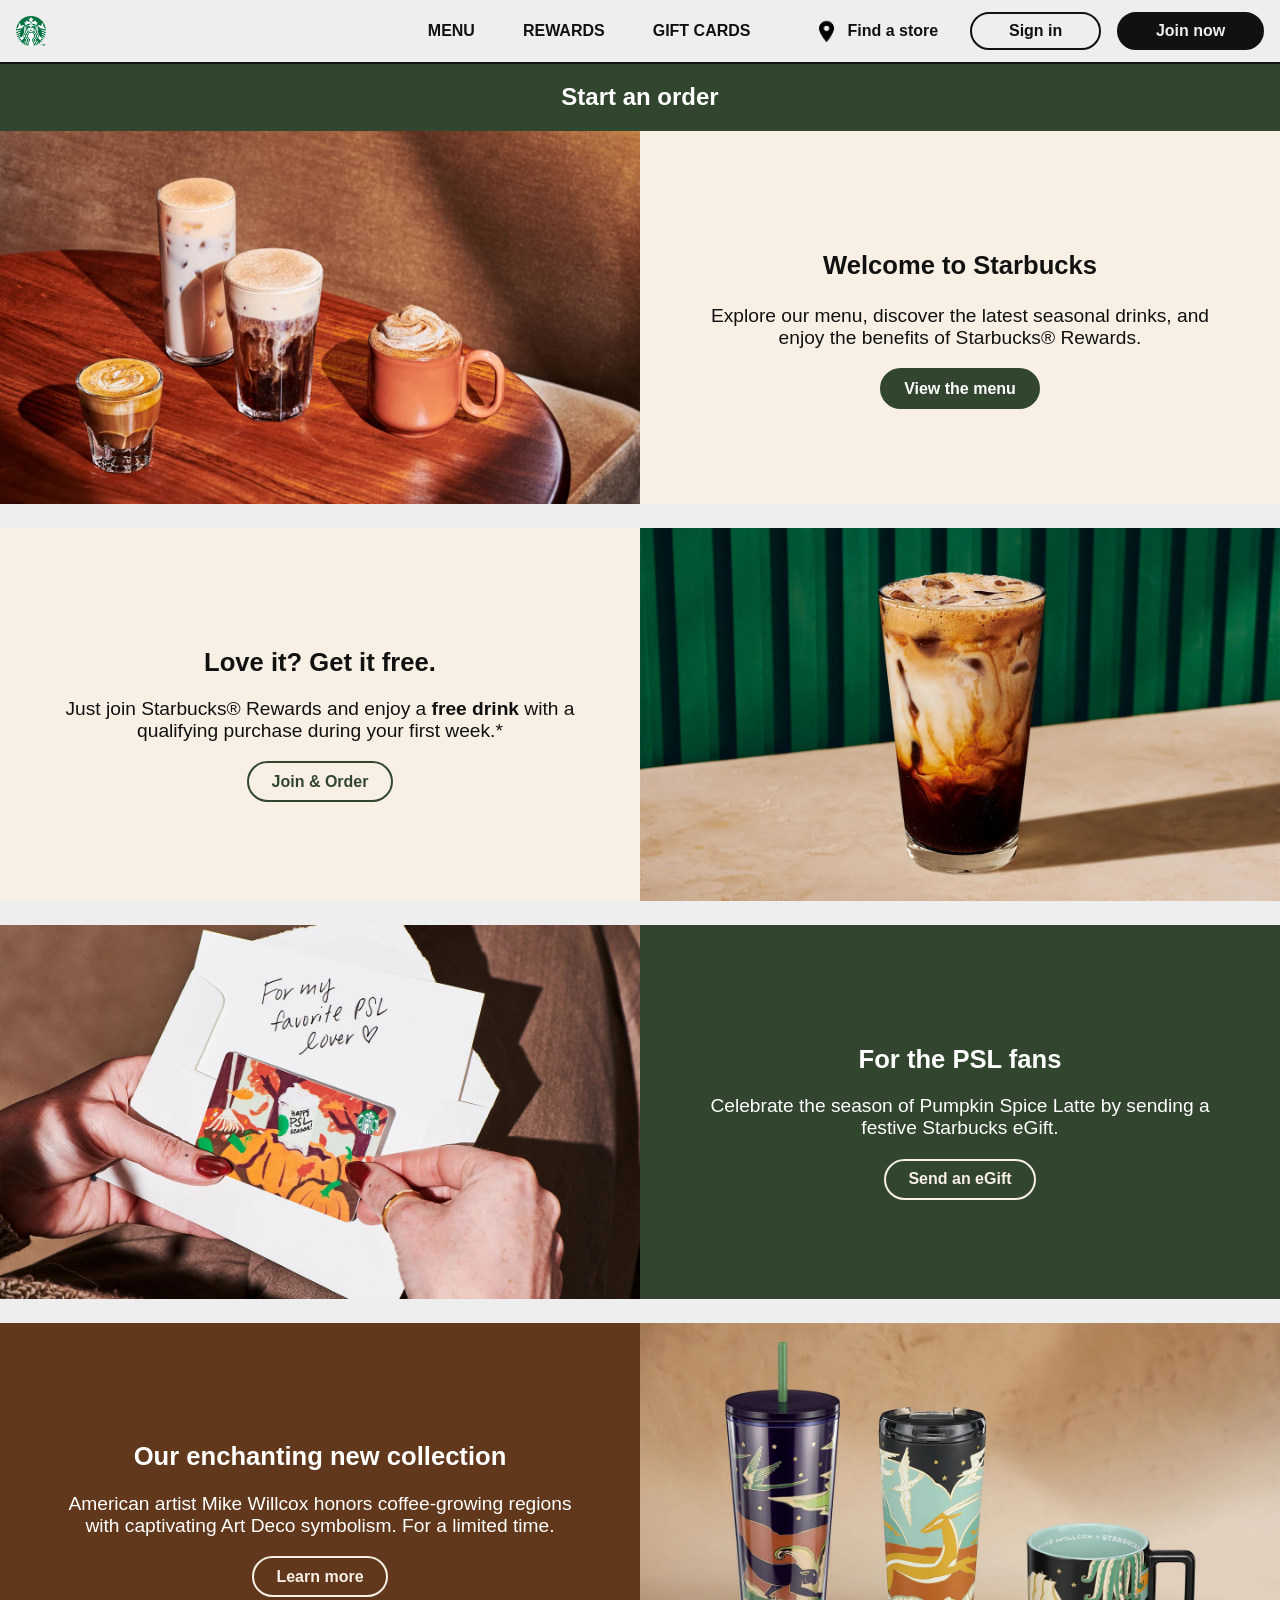
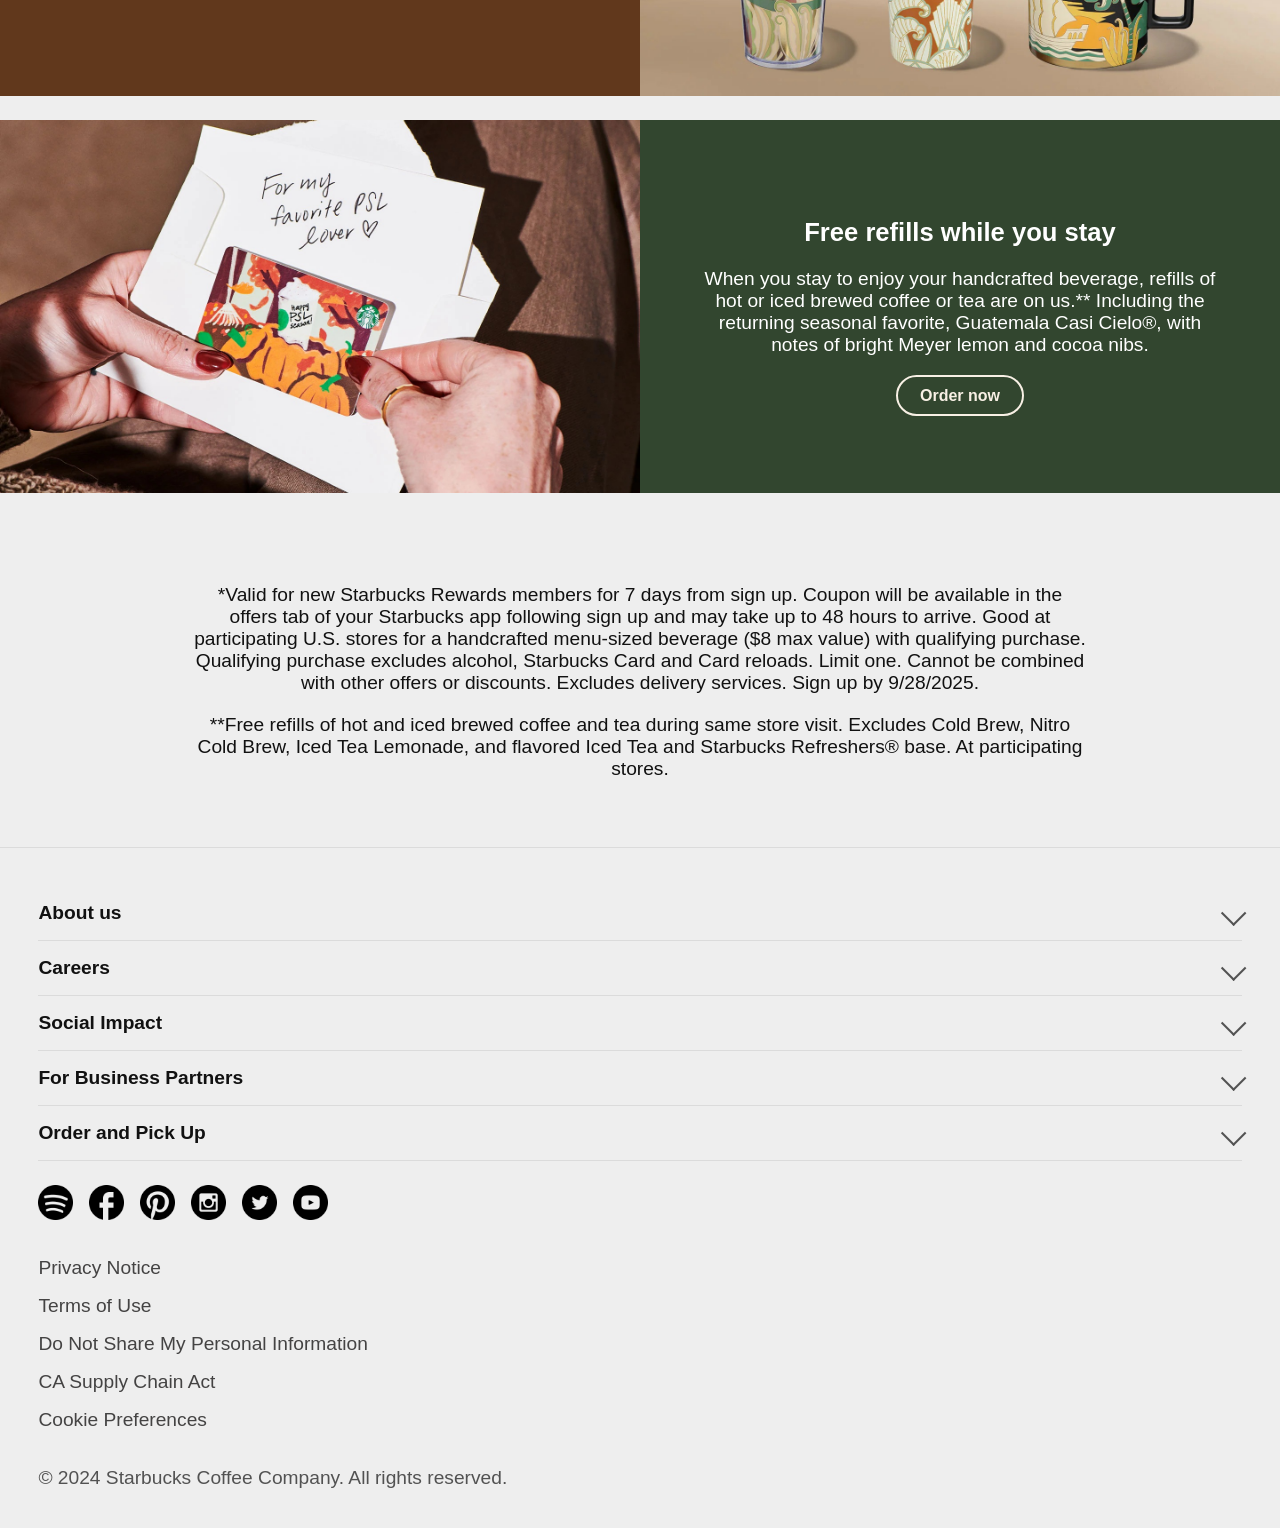
<file: index.html>
<!DOCTYPE html>
<html lang="nl">
	
<head>
	<meta charset="UTF-8">
	<meta name="author" content="jouw naam">
	<meta name="viewport" content="width=device-width, initial-scale=1">
	
	<title>Starbucks</title>
	
	<link href="styles/style.css" rel="stylesheet">
	<link rel="icon" type="image/svg+xml" href="images/logo.png">
</head>

<body>
	<a href="#main">Skip to main content</a>

	<header>
		  <a href="#">
    		<img src="images/logo.png" alt="Starbucks logo">
  		</a>
	 	<button>
    	<img src="images/icon-hamburger.png" alt="hamburger icoon">
  		</button>
		<nav>
			 <button><img src="images/icon-cross.png" alt="sluit icoon"></button>
			<ul>
				<li><a href="#">MENU</a></li>
				<li><a href="#">REWARDS</a></li>
				<li><a href="#">GIFT CARDS</a></li>
			</ul>
			<ul>
				<li><a href="#"><img src="images/icon-locatie.png" alt="locatie icoon">Find a store</a></li>
				<li><a href="#">Sign in</a></li>
				<li><a href="account.html">Join now</a></li>	
			</ul>	
		</nav>
	</header>

	<main id="main"> 
		<section>
			<a href="#">Start an order</a>
		</section>
	<section>
		<article>
			<img src="images/foto1.jpg" alt="Herfstdrankjes op een houten tafel">
      		<div>
			<h1>Welcome to Starbucks</h1>        		
		<p>Explore our menu, discover the latest seasonal drinks, and enjoy the benefits of Starbucks® Rewards.</p>
        		<a href="#">View the menu</a>
      		</div>
		</article>
		<article>
			<img src="images/foto2.jpg" alt="Herfstdrankjes op een houten tafel">
      		<div>
        		<h2>Love it? Get it free.</h2>
        		<p>Just join Starbucks® Rewards and enjoy a <strong>free drink</strong> with a qualifying purchase during your first week.*</p>
        		<a href="#">Join & Order</a>
      		</div>
		</article>
		<article>
			<img src="images/foto3.jpg" alt="Herfstdrankjes op een houten tafel">
      		<div>
        		<h2>For the PSL fans</h2>
        		<p>Celebrate the season of Pumpkin Spice Latte by sending a festive Starbucks eGift.</p>
        		<a href="#">Send an eGift</a>
      		</div>
		</article>
		<article>
			<img src="images/foto4.jpg" alt="Herfstdrankjes op een houten tafel">
      		<div>
        		<h2>Our enchanting new collection</h2>
        		<p>American artist Mike Willcox honors coffee-growing regions with captivating Art Deco symbolism. 
					For a limited time.</p>
        		<a href="#">Learn more</a>
      		</div>
		</article>
		<article>
			<img src="images/foto3.jpg" alt="Herfstdrankjes op een houten tafel">
      		<div>
        		<h2>Free refills while you stay</h2>
        		<p>When you stay to enjoy your handcrafted beverage, refills of hot or iced brewed coffee or tea are on us.** 
					Including the returning seasonal favorite, Guatemala Casi Cielo®, with notes of bright Meyer lemon and 
					cocoa nibs.</p>
        		<a href="#">Order now</a>
      		</div>
		</article>
 	</section>

	<section>
     	<p>*Valid for new Starbucks Rewards members for 7 days from sign up. Coupon will be available in the offers tab of 
			your Starbucks app following sign up and may take up to 48 hours to arrive. Good at participating U.S. stores for 
			a handcrafted menu-sized beverage ($8 max value) with qualifying purchase. Qualifying purchase excludes alcohol, 
			Starbucks Card and Card reloads. Limit one. Cannot be combined with other offers or discounts. Excludes delivery 
			services. Sign up by 9/28/2025.</p>
      	<p>**Free refills of hot and iced brewed coffee and tea during same store visit. Excludes Cold Brew, Nitro Cold Brew, 
			Iced Tea Lemonade, and flavored Iced Tea and Starbucks Refreshers® base. At participating stores.</p>
    </section>
	</main>


	<footer>
		<details>
        <summary>About us</summary>
        <ul>
          <li><a href="#">Our Company</a></li>
          <li><a href="#">Our Coffee</a></li>
          <li><a href="#">About Starbucks</a></li>
          <li><a href="#">Investor Relations</a></li>
          <li><a href="#">Customer Service</a></li>
          <li><a href="#">Contact Us</a></li>
        </ul>
   </details>

     <details>
    <summary>Careers</summary>
        <ul>
          <li><a href="#">Culture and Values</a></li>
          <li><a href="#">Working at Starbucks</a></li>
          <li><a href="#">College Achievement Plan</a></li>
          <li><a href="#">International Careers</a></li>
        </ul>
      </details>

  <details>
    <summary>Social Impact</summary>
        <ul>
          <li><a href="#">Communities</a></li>
          <li><a href="#">Starbucks Foundation</a></li>
          <li><a href="#">Sustainability</a></li>
          <li><a href="#">Environmental &amp; Social Impact Reporting</a></li>
        </ul>
    </details>

  <details>
    <summary>For Business Partners</summary>
        <ul>
          <li><a href="#">Landlord Support Center</a></li>
          <li><a href="#">Suppliers</a></li>
          <li><a href="#">Corporate Gift Card Sales</a></li>
          <li><a href="#">Office and Foodservice Coffee</a></li>
        </ul>
        </details>

  <details>
    <summary>Order and Pick Up</summary>
        <ul>
          <li><a href="#">Order on the App</a></li>
          <li><a href="#">Order on the Web</a></li>
          <li><a href="#">Delivery</a></li>
          <li><a href="#">Order and Pick Up Options</a></li>
          <li><a href="#">Explore and Find Coffee for Home</a></li>
        </ul>
     </details>
   


      <ul>
		<li><a href="#"><img src="images/icon-spotify.png" alt="Spotify logo"></a></li>
		<li><a href="#"><img src="images/icon-facebook.png" alt="Facebook logo"></a></li>
		<li><a href="#"><img src="images/icon-pinterest.png" alt="Pinterest logo"></a></li>
		<li><a href="#"><img src="images/icon-instagram.png" alt="Instagram logo"></a></li>
		<li><a href="#"><img src="images/icon-twitter.png" alt="Twitter logo"></a></li>
		<li><a href="#"><img src="images/icon-youtube.png" alt="YouTube logo"></a></li>
      </ul>

      <ul>
        <li><a href="#">Privacy Notice</a></li>
        <li><a href="#">Terms of Use</a></li>
        <li><a href="#">Do Not Share My Personal Information</a></li>
        <li><a href="#">CA Supply Chain Act</a></li>
        <li><a href="#">Cookie Preferences</a></li>
      	</ul>
	  <p>© 2024 Starbucks Coffee Company. All rights reserved.</p>
  </footer>

	<script defer src="scripts/script.js"></script>
</body>
	
</html>
</file>
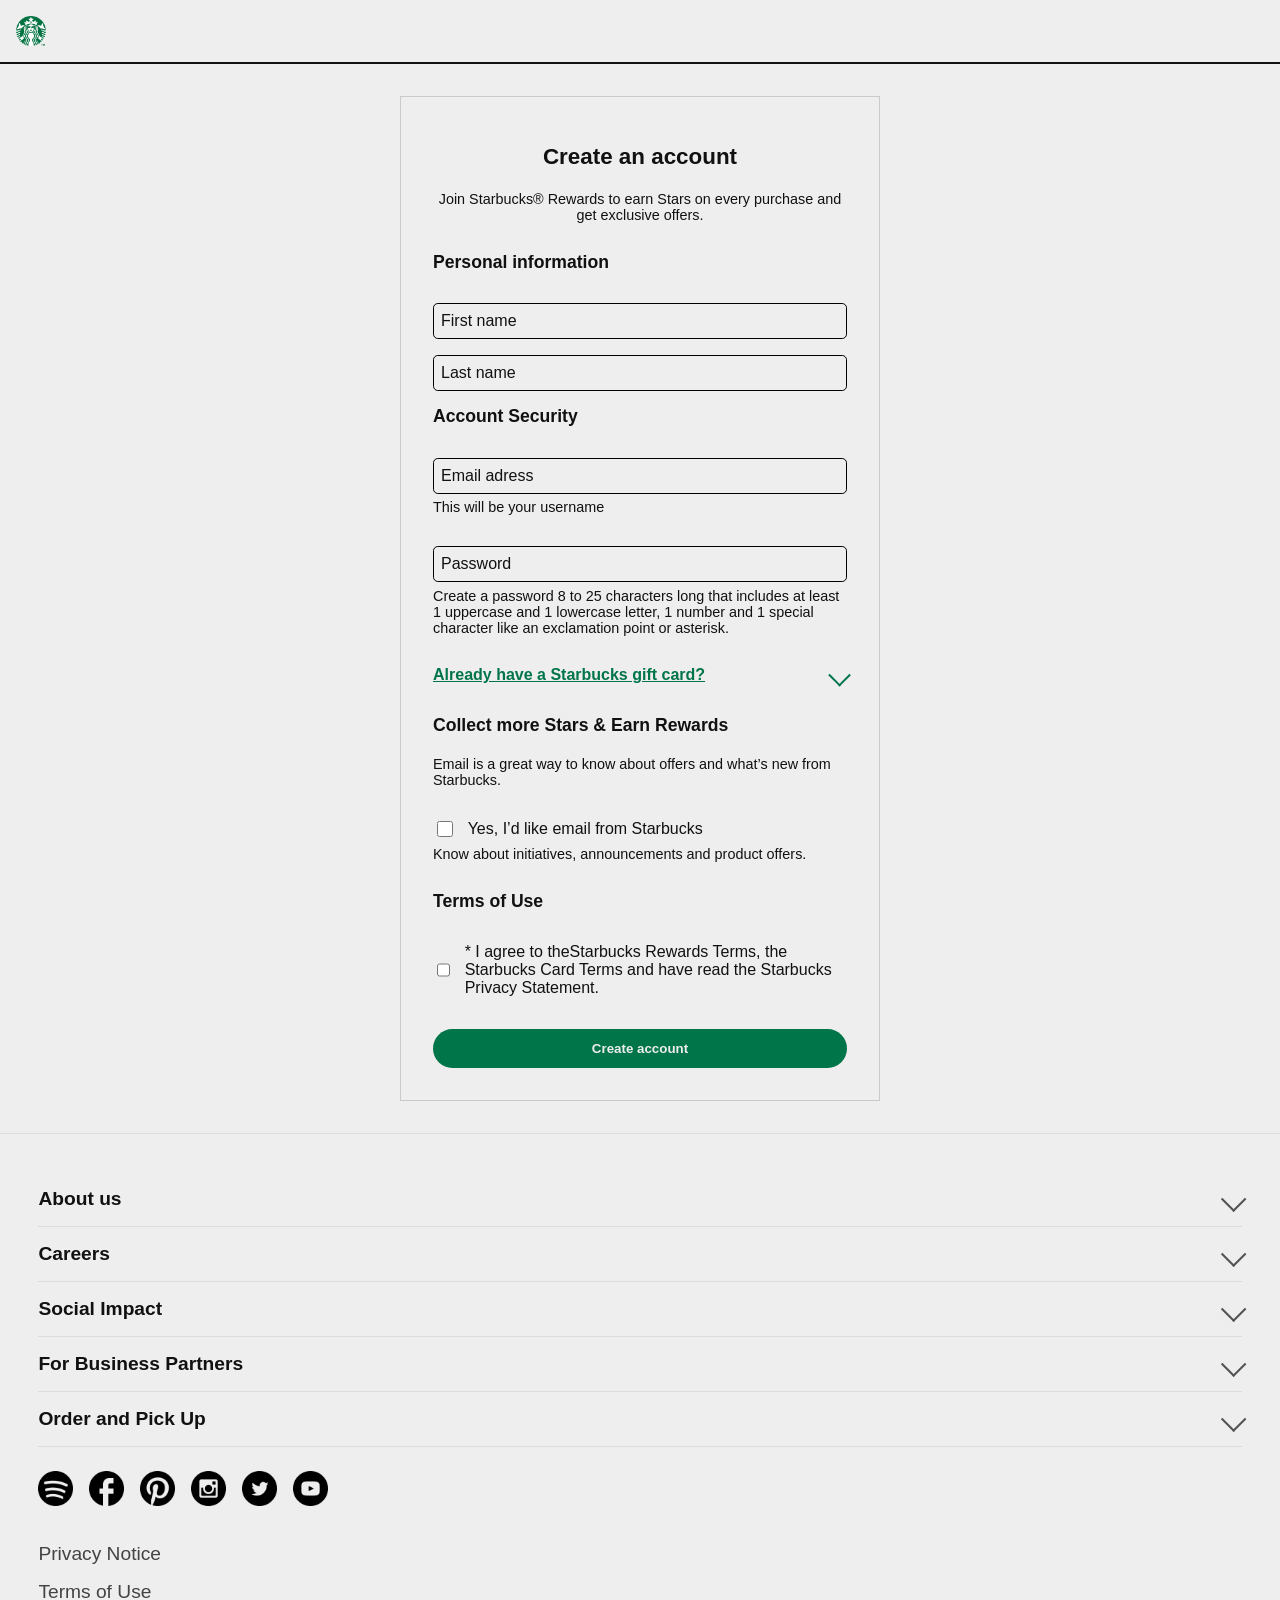
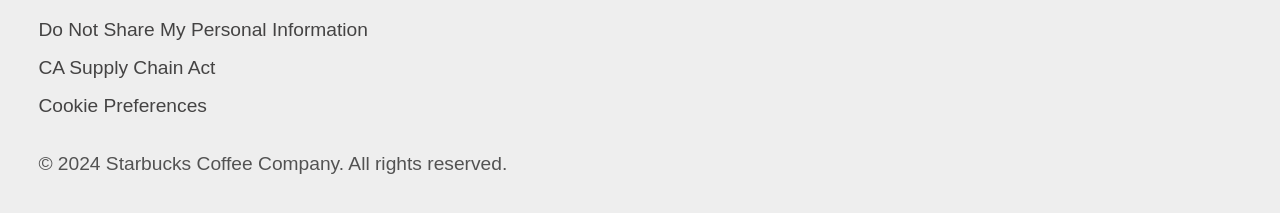
<file: account.html>
<!DOCTYPE html>
<html lang="nl">
	
<head>
	<meta charset="UTF-8">
	<meta name="author" content="jouw naam">
	<meta name="viewport" content="width=device-width, initial-scale=1">
	
	<title>Create account</title>
	
	<link href="styles/style.css" rel="stylesheet">
	<link rel="icon" type="image/svg+xml" href="images/logo.png">
</head>

<body>
  	<a href="#main">Skip to main content</a>

	<header>
		  <a href="index.html">
    		<img src="images/logo.png" alt="Starbucks logo">
  		</a>
	 	
	</header>

	<main id="main"> 
    <form>
        <h1>Create an account</h1>
    <p>Join Starbucks® Rewards to earn Stars on every purchase and get exclusive offers.</p>

      <h2>Personal information</h2>
      <label>
      <input type="text" name="firstName" required>
      <span>First name</span>
    </label>
    <label>
      <input type="text" name="lastName" required>
      <span>Last name</span>
    </label>

	  <h2>Account Security</h2>
      <label>
      <input type="email" name="email" required>
      <span>Email adress</span>
    </label>
     <p>This will be your username</p>
    <label>
      <input type="password" name="password" required minlength="8">
      <span>Password</span>
    </label>
	<p>
    Create a password 8 to 25 characters long that includes at least 1 uppercase and 1 lowercase letter, 
    1 number and 1 special character like an exclamation point or asterisk.
  </p>
		
  <details>
    <summary>Already have a Starbucks gift card?</summary>
   <p>Add your gift card to earn Stars when you pay and order ahead.</p>
      <label>
      <input type="text" name="cardnumber" required>
      <span>Card number</span>
    </label>
     <p>No spaces or dashes</p>
    <label>
      <input type="text" name="securitycode" required minlength="8">
      <span>Security code</span>
    </label>
	<p>Scratch to reveal 8-digit code</p>
  </details>
  
  <h2>Collect more Stars & Earn Rewards</h2>
<p>Email is a great way to know about offers and what’s new from Starbucks.</p>

			<label>
				<input type="checkbox">   Yes, I’d like email from Starbucks
			</label>
    	  <p>Know about initiatives, announcements and product offers.</p>
 <h2>Terms of Use</h2>
  <label>
    <input type="checkbox" name="terms" required>
    * I agree to theStarbucks Rewards Terms, the Starbucks Card Terms and have read the Starbucks Privacy Statement.
  </label>

  <button type="submit">Create account</button>
</form>
	</main>

	<footer>
		<details>
        <summary>About us</summary>
        <ul> 
          <li><a href="#">Our Company</a></li>
          <li><a href="#">Our Coffee</a></li>
          <li><a href="#">About Starbucks</a></li>
          <li><a href="#">Investor Relations</a></li>
          <li><a href="#">Customer Service</a></li>
          <li><a href="#">Contact Us</a></li>
        </ul>
   </details>

     <details>
    <summary>Careers</summary>
        <ul>
          <li><a href="#">Culture and Values</a></li>
          <li><a href="#">Working at Starbucks</a></li>
          <li><a href="#">College Achievement Plan</a></li>
          <li><a href="#">International Careers</a></li>
        </ul>
      </details>

  <details>
    <summary>Social Impact</summary>
        <ul>
          <li><a href="#">Communities</a></li>
          <li><a href="#">Starbucks Foundation</a></li>
          <li><a href="#">Sustainability</a></li>
          <li><a href="#">Environmental &amp; Social Impact Reporting</a></li>
        </ul>
    </details>

  <details>
    <summary>For Business Partners</summary>
        <ul>
          <li><a href="#">Landlord Support Center</a></li>
          <li><a href="#">Suppliers</a></li>
          <li><a href="#">Corporate Gift Card Sales</a></li>
          <li><a href="#">Office and Foodservice Coffee</a></li>
        </ul>
        </details>

  <details>
    <summary>Order and Pick Up</summary>
        <ul>
          <li><a href="#">Order on the App</a></li>
          <li><a href="#">Order on the Web</a></li>
          <li><a href="#">Delivery</a></li>
          <li><a href="#">Order and Pick Up Options</a></li>
          <li><a href="#">Explore and Find Coffee for Home</a></li>
        </ul>
     </details>
   


      <ul>
		<li><a href="#"><img src="images/icon-spotify.png" alt="Spotify logo"></a></li>
		<li><a href="#"><img src="images/icon-facebook.png" alt="Facebook logo"></a></li>
		<li><a href="#"><img src="images/icon-pinterest.png" alt="Pinterest logo"></a></li>
		<li><a href="#"><img src="images/icon-instagram.png" alt="Instagram logo"></a></li>
		<li><a href="#"><img src="images/icon-twitter.png" alt="Twitter logo"></a></li>
		<li><a href="#"><img src="images/icon-youtube.png" alt="YouTube logo"></a></li>
      </ul>

      <ul>
        <li><a href="#">Privacy Notice</a></li>
        <li><a href="#">Terms of Use</a></li>
        <li><a href="#">Do Not Share My Personal Information</a></li>
        <li><a href="#">CA Supply Chain Act</a></li>
        <li><a href="#">Cookie Preferences</a></li>
      	</ul>
	  <p>© 2024 Starbucks Coffee Company. All rights reserved.</p>
  </footer>

	<script defer src="scripts/script.js"></script>
</body>
	
</html>
</file>
<file: styles/style.css>
/**************/
/* CSS REMEDY */
/**************/
*, *::after, *::before {
  box-sizing:border-box;  
}

/*********************/
/* CUSTOM PROPERTIES */
/*********************/
:root {
	/* startje */
	--color-text:#111;
	--color-background:#eee;
	--color-background2:rgb(248, 240, 229);
	--color-background3:rgb(50, 70, 47);
	--color-background4: rgb(97, 56, 28);
  --color-background5: #00754a;
 	--color-text1: rgb(95, 70, 51);
	--color-text3: rgb(255, 255, 255);
  --color-text2: rgb(68, 67, 67); /* Starbucks-groenachtig */
}


/* @media (prefers-color-scheme: dark) {
  :root {
  --color-text:#fafafa;
	--color-background:#272727;
	--color-background2:rgb(107, 107, 107);
	--color-background3:rgb(168, 168, 168);
	--color-background4: rgb(97, 56, 28);
  --color-background5: #00754a;
 	--color-text1: rgb(95, 70, 51);
	--color-text3: rgb(11, 11, 11);
  --color-text2: rgb(150, 150, 150); 
  }
} */


/****************/
/* JOUW STYLING */
/****************/

/* jouw code */

html, body {
  margin: 0;
  padding: 0;
}
body {
  background-color: var(--color-background);
  color: var(--color-text);
  font-family: eno, Helvetica, sans-serif;
}



header {
	display: flex;
	justify-content: space-between;
	align-items: center;
	padding: 0 1em;
	position:sticky;
	border-bottom: 2px solid var(--color-text);
}
header ul {
	list-style: none;
	display: flex;
	align-items: center;
}
header > a:first-of-type img {
  max-width: 30px;
  padding: 1rem 0;
  margin: 0;
}
header > button {
  border: 0;
  background: none;
  padding: .5rem;
}
header > button:nth-of-type(1) img {
  max-width: 30px;
  padding: 1rem 0;
  margin: 0;
}

nav {
  position: fixed;
  left: 0;
  right: 0;
  top: 0;
  bottom: 0;             
  translate: 100% 0%;
  transition: translate .3s;
  background: var(--color-background);
  padding: 0 1.3rem 2.5rem 2.5rem;
  display: flex;
  flex-direction: column;
  gap: 1rem;
}
nav > button:nth-of-type(1) img {
  max-width: 30px;
  padding: 1rem 0;
  margin: 0;
}
nav a img {
  width: 25px;
  height: auto;
  margin-right: .5rem;
  vertical-align: middle; 
  display: inline-block;
}
nav > button:nth-of-type(1) img {
  max-width: 30px;
  padding: 1rem 0;
  margin: 0;
}
nav a img {
  width: 25px;
  height: auto;
  margin-right: .5rem;
  display: inline-block;
}


nav.toonMenu {
  translate: 0 0;
}
nav button {
  border: 0;
  background: none;
  padding: .5rem;
  align-self: flex-end;
}
nav ul {
  list-style: none;
  margin: 0;
  padding: 0;
  display: flex;
  flex-direction: column; 
  gap: .25rem;
}


nav a {
  display: block;
  padding: .75rem 0;
  text-decoration: none;
  color: var(--color-text);
  font-weight: 700;
}


nav ul:nth-of-type(2) li:nth-of-type(2) {
	border: 2px solid var(--color-text);
	padding: 0 1.3em;
	border-radius: 10em;
  }

nav ul:nth-of-type(2) li:nth-of-type(3) {
	border: 2px solid var(--color-text);
	background-color: var(--color-text);
	padding: .0 1.3em;
	border-radius: 10em;
  }
nav ul:last-of-type li:last-of-type a {
  color: var(--color-background);
}
@media (min-width: 59em) {
  header > button,
  nav button {
  display: none;
}

nav {
  position: static;
  translate: none;
  background: transparent;
  padding: 0;
  flex-direction: row;
  align-items: center;
  gap: 2rem;

}
nav ul {
  flex-direction: row;
  gap: 1rem;
}

nav a {
  padding: .5rem 1rem;
}

nav ul:nth-of-type(2) li:nth-of-type(2) {
	border: 2px solid var(--color-text);
	border-radius: 10em;
}

nav ul:nth-of-type(2) li:nth-of-type(3) {
	border: 2px solid var(--color-text);
	background-color: var(--color-text);
	border-radius: 10em;
}

nav ul:last-of-type li:last-of-type a {
  color: var(--color-background);
}
/* (https://codepen.io/shooft/pen/NPGXJGq) */


}
img {
	max-width: 100%;
	height: auto;
	display: block;
	margin: 0 auto;
}

h1, h2 {
	text-align: center;
	font-family: 'Arial Black', sans-serif;
	font-size: 1.6em;
}

p {
	font-size: 1.2em;
	text-align: center;
}



section:nth-of-type(1) {
  background-color: var(--color-background3);
  color: var(--color-text3);
  text-align: center;
}
section:nth-of-type(1) a {
  background-color: var(--color-background3);
  color: #fff;
  display: block;
  padding: .8em 1.4em;
  font-weight: bold;
  text-decoration: none;
  text-align: center;
  font-size: 1.5em;
}
section:nth-of-type(1) a:hover {
  background-color: #292929;
}
a:hover {
  background-color: #5d5d5d;
  border-color: #006241;
}
a:focus-visible {
  outline: 4px solid #000000;
  border-radius: 4px;
}



article {
	background-color: var(--color-background2);
}
article:nth-of-type(3), article:nth-of-type(5) {
	background-color: var(--color-background3);
	color: var(--color-text3);
}
article:nth-of-type(4) {
	background-color: var(--color-background4);
	color: var(--color-text3);
}


article a {
  display: block;
  width: fit-content; 
  margin: 0 auto;  
  padding: 0.6em 1.4em;
  border-radius: 10em;
  font-weight: bold;
  text-decoration: none;
  text-align: center;
  font-family: sans-serif;
}

article a {
	background-color: var(--color-background3);
  color: #fff;
  border: 2px solid var(--color-background3);
}
article:nth-of-type(2) a {
	background-color:var(--color-background2);
  	color: var(--color-background3);
  	border: 2px solid var(--color-background3);
}
article:nth-of-type(3) a {
	background-color:var(--color-background3);
  	color: var(--color-background2);
  	border: 2px solid var(--color-background2);
}
article:nth-of-type(4) a {
	background-color:var(--color-background4);
  	color: var(--color-background2);
  	border: 2px solid var(--color-background2); 
}
article:nth-of-type(5) a {
	background-color:var(--color-background3);
  	color: var(--color-background2);
  	border: 2px solid var(--color-background2);
}

article a:hover {
  background-color:  #787878 ;
}
article a:focus-visible {
  background-color:  #787878  ;
  outline: 2px solid #00754a;
  border-radius: 4px;
}   


article {
  display: grid;
  grid-template-columns: 1fr;
  align-items: center;
  margin-bottom: 1.5rem;
  padding: 0;
}

article img {
  width: 100%;
  height: auto;
  display: block;
}

article > div {
  padding: 1.6rem;
}

@media (min-width: 800px) {
  article {
    grid-template-columns: 1fr 1fr;
  }
article > div {
  padding: 1.6rem 4rem;
}

}
@media (min-width: 800px) {
  article:nth-of-type(even) img {
    order: 2; 
  }
  article:nth-of-type(even) div {
    order: 1; 
  }
}


section:nth-of-type(3) {
	padding: 1rem 5%;
}

@media (min-width: 800px) {
	 section:nth-of-type(3) {
		padding: 3rem 15%;
	}
}



footer {
  background: var(--color-background);
  border-top: 1px solid rgba(0,0,0,.08);
  padding: 2em;
  color: var(--color-text);
  font-size: 1.2em;
}

footer p {
  text-align: left;
  font-size: 1em;
  margin: 0;
  padding: 0;
  color: rgb(82, 82, 82);
}



footer details {
  border-bottom: 1px solid rgba(0,0,0,.08);
}

footer summary {             
  display: flex;
  align-items: center;
  justify-content: space-between; 
  padding: 1rem 0;
  font-weight: 550;
} 

footer summary:focus-visible {
  outline: 2px solid #00754a;
  border-radius: 4px; 
}


/* het pijltje */
footer summary::after {
  content: "";
  width: 18px; height: 18px;
  flex: 0 0 18px;
  transform: rotate(90deg);
  opacity: .7;
  border-right: 2px solid var(--color-text);
  border-bottom: 2px solid var(--color-text);
  transform-origin: 50% 55%;
  transition: rotate .2s ease;
  rotate: -45deg; 
}

footer details[open] summary::after {
  rotate: 135deg;
}



footer ul {
  list-style: none;
  margin: 0 0 .75rem 0;
  padding: 0 0 1rem 0;
}

footer li a {
  display: inline-block;
  padding: .5rem 0;
  text-decoration: none;
  color: var(--color-text2);
}
footer li a:hover {
  text-decoration: underline;
  background: none;
}

/*social media icoontjes */
footer > ul:nth-of-type(1) {
  display: flex;
  gap: 1rem;       
  padding: 0;
  margin: 1rem 0;
}
footer img {
  width: 35px;
}




form {
  display: flex;
  flex-direction: column;   
  align-items: stretch;  
  margin: 2em 2em ;  
  padding: 2em;
  border: solid .1em rgb(202, 202, 202);
  
}
@media (min-width: 500px) {
  form {
    margin: 2em 5em;
  }
}
@media (min-width: 700px) {
  form {
    margin: 2em 10em;
  }
}
@media (min-width: 800px) {
  form {
    margin: 2em 15em;
  }
}
@media (min-width: 1000px) {
  form {
    margin: 2em 20em;
  }
}
@media (min-width: 1200px) {
  form {
    margin: 2em 25em;
  }
}
@media (min-width: 1400px) {
  form {
    margin: 2em 30em;
  }
}
@media (min-width: 1600px) {
  form {
    margin: 2em 35em;
  }
}



label {
	width:100%;
	display:grid;
	align-items:center;
  margin-top: 1em;
}

form > label:nth-last-of-type(2),
form > label:nth-last-of-type(1) {
  display: inline-flex; 
  align-items: center;
  gap: .5em;
}

input[type="text"],
input[type="email"],
input[type="password"] {
  grid-area: 1/1;
  width: 100%;
  font:inherit;
  background-color: var(--color-background);
  padding: .5em;
  border-radius: .3em;
  border: solid .1em black;
}
input[type="checkbox"] {
  appearance: auto; 
  width: 1.2em;      
  height: 1.2em;
  margin-right: .5em; 
}


span {
	background-color:var(--color-background);
	grid-area:1/1;
	margin-inline:.25rem;
	padding-inline:.25rem;
	transition:.3s;
	line-height:1;
}
input:focus + span,
[aria-label="onder protest"] input:not(:placeholder-shown) + span {
	font-size:.75em;
	translate:.25rem -1.3rem;
}

/* (https://codepen.io/shooft/pen/ByoVYeJ?editors=1100) */

form button {
  margin-top: 2rem;
  padding: .75rem 2rem;
  border: none;
  border-radius: 2rem;
  background-color: var(--color-background5);
  color: var(--color-background);
  font-weight: bold;
}
form button:hover {
  background-color: #00573f;
  cursor: pointer;
}

form h1 {
  font-size: 1.4em;
}

form h2 {
  font-size: 1.1em;
}

form p {
  font-size: .9em;
  margin-top: 0.4em;
  color: var(--color-text);
  text-align: center;
}

form h2,
form p {
  align-self: flex-start; 
  text-align: left;
  width: 100%;
}

form > p:nth-of-type(1) {
text-align: center;
}

form summary {
  list-style: none;
  display: flex;
  align-items: center;
  padding: 1rem 0;
  font-weight: 550;
  text-decoration: underline;
  color: var(--color-background5);
}

form summary::after {
  content: "";
  width: 16px; 
  height: 16px;
  margin-left: auto;                
  border-right: 2px solid var(--color-background5);
  border-bottom: 2px solid var(--color-background5);
  transform-origin: 50% 55%;
  rotate: 45deg;                   
  transition: rotate .2s ease;
}

form details[open] summary::after {
  rotate: -135deg;                    
}

form summary:focus-visible{
  outline: 2px solid #00754a;
  outline-offset: 3px;
  border-radius: 4px;
}


body > a[href="#main"] {
  position: absolute; 
  top: -40px;
  background: var(--color-background5);
  color: var(--color-background);
  padding: .5rem 1rem;
  z-index: 1000;  
  text-decoration: none;
}

body > a[href="#main"]:focus {
  top: 0;
}
</file>
